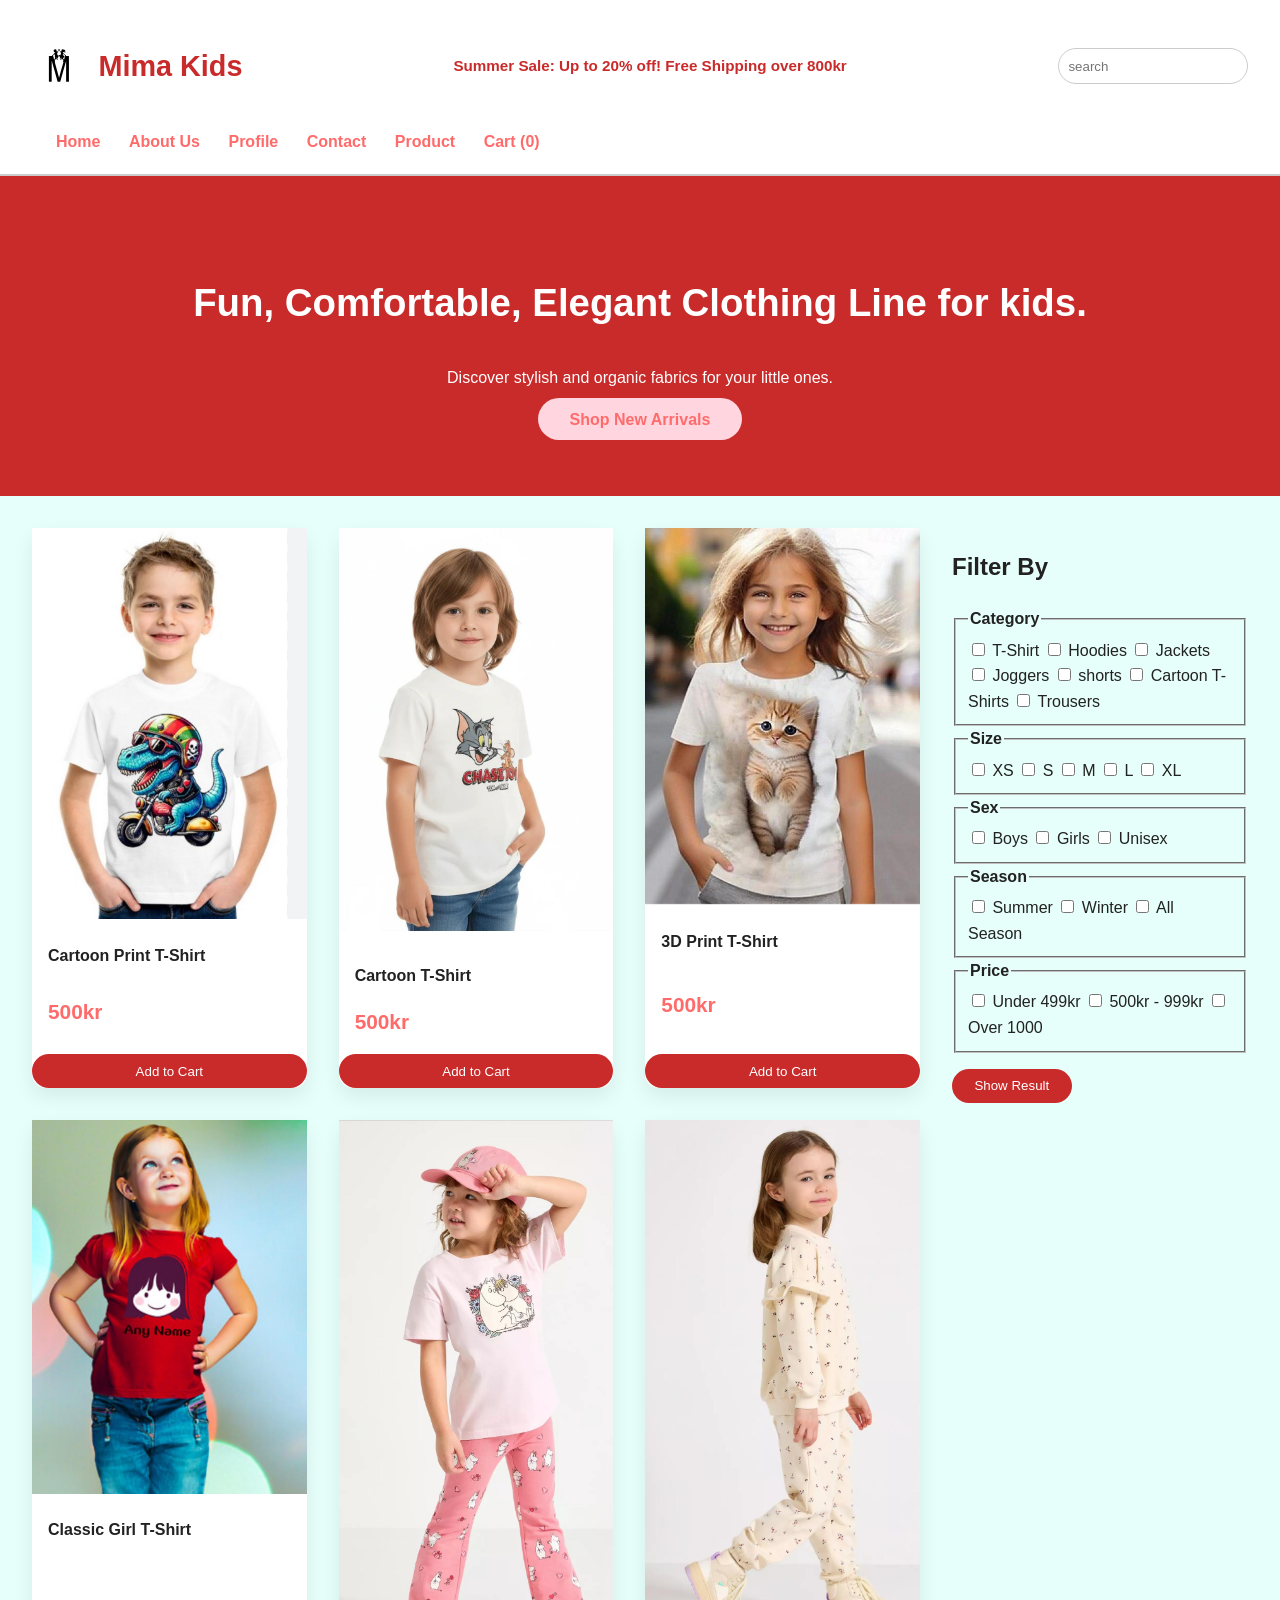
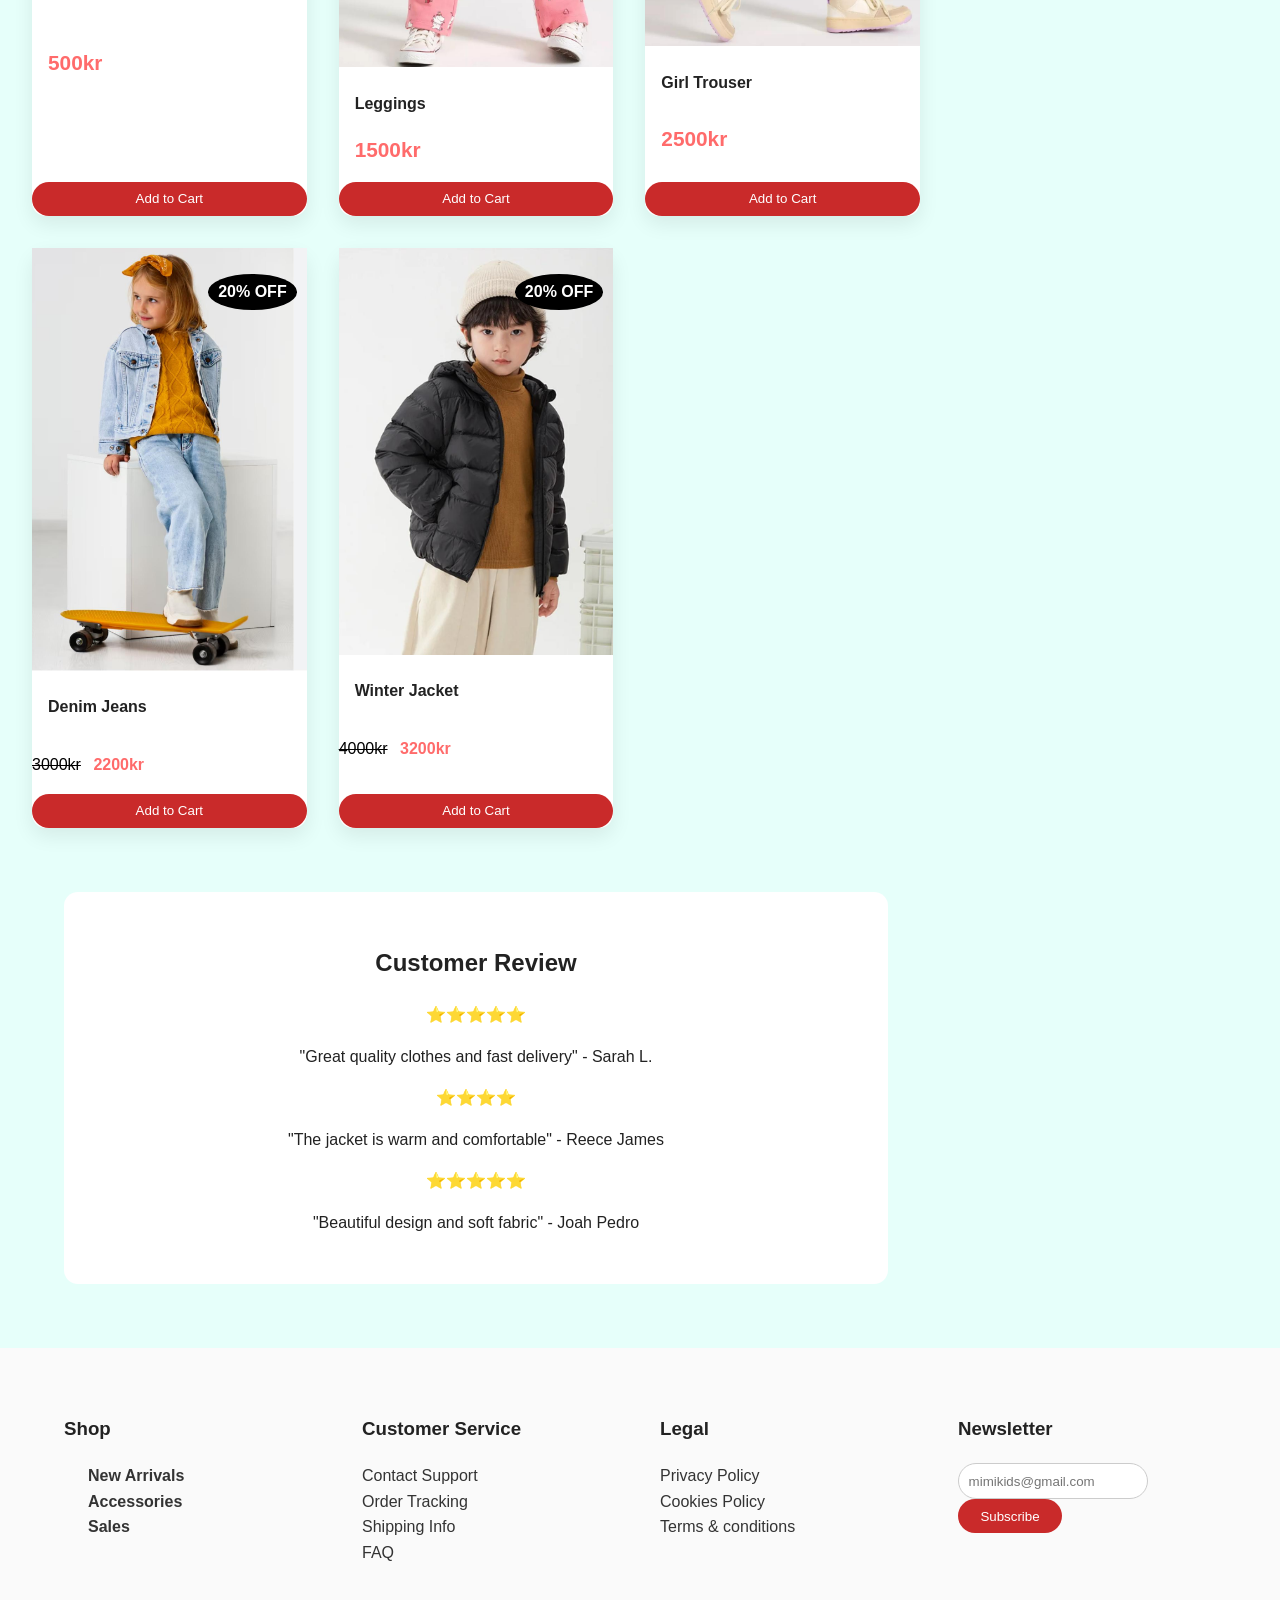
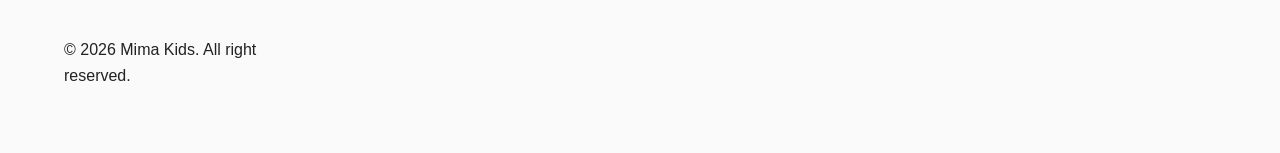
<file: index.html>
<!DOCTYPE html>
<html lang="en">
<head>
    <meta charset="UTF-8">
    <meta name="viewport" content="width=device-width, initial-scale=1.0">
    <title>Mima kids | Kids Clothing</title>
    <script src="js/script.js" defer></script>
    <link rel="stylesheet" href="css/main.css" />
</head>
<body>
      <!--Header-->
    <header class="site-header">
      <section class="header-left">
        <a href="index.html">
          <img src="img/logo.svg" alt="Mima kids logo" class="logo" />
        </a>
        <h1>Mima Kids</h1>
      </section>

      <p class="promo-text">
        Summer Sale: Up to 20% off! Free Shipping over 800kr
      </p>

      <form>
        <label for="search" class="visually-hidden">Search</label>
        <input type="search" id="search" name="search" placeholder="search" />
      </form>

      <!--Navigation-->
      <nav>
        <a href="index.html">Home</a>
        <a href="#">About Us</a>
        <a href="#">Profile</a>
        <a href="#">Contact</a>
        <a href="product.html">Product</a>
        <a href="cart.html" id="cart-link">Cart (0)</a>
      </nav>
    </header>

    <!--Hero-->
    <section class="hero">
      <h2>Fun, Comfortable, Elegant Clothing Line for kids.</h2>
      <p>Discover stylish and organic fabrics for your little ones.</p>
      <a class="cta" href="#">Shop New Arrivals</a>
    </section>

    <!--Main content-->
    <main class="layout">
      
      <article class="products">

        <!--Products-->

        <section data-id="1" data-img="img/top.jpg">
          <figure>
            <img src="img/top.jpg" alt="Tops" class="product-img" />
            <figcaption>Cartoon Print T-Shirt</figcaption>
          </figure>

          <p class="price">500kr</p>

          <button class="add-to-cart">Add to Cart</button>
      
        </section>

        <!--Product 2-->

        <section data-id="2" data-img="img/boy shirt.jpg">
          <figure>
            <img src="img/boy shirt.jpg" alt="Boy T-Shirt" class="product-img"/>
            <figcaption>Cartoon T-Shirt</figcaption>
          </figure>

          <p class="price">500kr</p>

          <button class="add-to-cart">Add to Cart</button>
          
        </section>

        <!--Product 3-->

        <section data-id="3" data-img="img/girl 3D shirt.jpg">
          <figure>
            <img src="img/girl 3D shirt.jpg" alt="Girl T-shirt" class="product-img"/>
            <figcaption>3D Print T-Shirt</figcaption>
          </figure>

          <p class="price">500kr</p>

          <button class="add-to-cart">Add to Cart</button>

        </section>

        <!--Product 4-->

        <section data-id="4" data-img="img/girl shirt.jpg">
          <figure>
            <img src="img/girl shirt.jpg" alt="Girl T-Shirt" class="product-img"/>
            <figcaption>Classic Girl T-Shirt</figcaption>
          </figure>

          <p class="price">500kr</p>

          <button class="add-to-cart">Add to Cart</button>
        </section>

        <!--Product 5-->

        <section data-id="5" data-img="img/leggings.jpg">
          <figure>
            <img src="img/leggings.jpg" alt="Leggings" class="product-img" />
            <figcaption>Leggings</figcaption>
          </figure>

          <p class="price">1500kr</p>

          <button class="add-to-cart">Add to Cart</button>
          
        </section>

        <!--Product 6-->

        <section data-id="6" data-img="img/girl trouser.jpg">
          <figure>
            <img src="img/girl trouser.jpg" alt="Girls Trouser" class="product-img"/>
            <figcaption>Girl Trouser</figcaption>
          </figure>

          <p class="price">2500kr</p>

          <button class="add-to-cart">Add to Cart</button>
          
        </section>

        <!--Product 7-->

        <section data-id="7" data-img="img/trouser.jpg">
          <figure>
            <img src="img/trouser.jpg" alt="Denim Jeans" class="product-img" />
            <figcaption>Denim Jeans</figcaption>
          </figure>
          
          
           <p class="discount">20% OFF</p>

           <p>

          <span class="old-price">3000kr</span>
          <span class="new-price">2200kr</span>

          </p>
          <button class="add-to-cart">Add to Cart</button>
          
        </section>

        <!--Product 8-->

        <section data-id="8" data-img="img/jacket.jpg">
          <figure>
            <img src="img/jacket.jpg" alt="Winter Jacket" class="product-img" />
            <figcaption>Winter Jacket</figcaption>
          </figure>

          <p class="discount">20% OFF</p>
          <p>

          <span class="old-price">4000kr</span>
          <span class="new-price">3200kr</span>

          </p>
          <button class="add-to-cart">Add to Cart</button>
        </section>
      </article>

      <!--Aside info-->
      <aside class="sidebar-filters">
        <h2>Filter By</h2>
        <section>
          <fieldset>
            <legend>Category</legend>
            <label><input type="checkbox" /> T-Shirt</label>
            <label><input type="checkbox" /> Hoodies</label>
            <label><input type="checkbox" /> Jackets</label>
            <label><input type="checkbox" /> Joggers</label>
            <label><input type="checkbox" /> shorts</label>
            <label><input type="checkbox" /> Cartoon T-Shirts</label>
            <label><input type="checkbox" /> Trousers</label>
          </fieldset>
        </section>

        <section>
          <fieldset>
            <legend>Size</legend>
            <label><input type="checkbox" /> XS</label>
            <label><input type="checkbox" /> S</label>
            <label><input type="checkbox" /> M</label>
            <label><input type="checkbox" /> L</label>
            <label><input type="checkbox" /> XL</label>
          </fieldset>
        </section>

        <section>
          <fieldset>
            <legend>Sex</legend>
            <label><input type="checkbox" /> Boys</label>
            <label><input type="checkbox" /> Girls</label>
            <label><input type="checkbox" /> Unisex</label>
          </fieldset>
        </section>

        <section>
          <fieldset>
            <legend>Season</legend>
            <label><input type="checkbox" /> Summer</label>
            <label><input type="checkbox" /> Winter</label>
            <label><input type="checkbox" /> All Season</label>
          </fieldset>
        </section>

        <section>
          <fieldset>
            <legend>Price</legend>
            <label><input type="checkbox" /> Under 499kr</label>
            <label><input type="checkbox" /> 500kr - 999kr</label>
            <label><input type="checkbox" /> Over 1000</label>
          </fieldset>
          <button>Show Result</button>
        </section>
      </aside>

      <!--Review-->
      <section class="review">
        <h2>Customer Review</h2>
        <article>
          <p>⭐⭐⭐⭐⭐</p>
          <p>"Great quality clothes and fast delivery" - Sarah L.</p>
        </article>

        <article>
          <p>⭐⭐⭐⭐</p>
          <p>"The jacket is warm and comfortable" - Reece James</p>
        </article>

        <article>
          <p>⭐⭐⭐⭐⭐</p>
          <p>"Beautiful design and soft fabric" - Joah Pedro</p>
        </article>
      </section>
    </main>

    <!--Footer-->
    <footer>
      <nav aria-label="Shop navigation">
        <h3>Shop</h3>
        <ul>
          <li><a href="#">New Arrivals</a></li>
          <li><a href="#">Accessories</a></li>
          <li><a href="#">Sales</a></li>
        </ul>
      </nav>

      <!--Customer Operation-->
      <section>
        <h3>Customer Service</h3>
        <ul>
          <li><a href="#">Contact Support</a></li>
          <li><a href="#">Order Tracking</a></li>
          <li><a href="#">Shipping Info</a></li>
          <li><a href="#">FAQ</a></li>
        </ul>
      </section>

      <!--Legal Compliance-->
      <section>
        <h3>Legal</h3>
        <ul>
          <li><a href="#">Privacy Policy</a></li>
          <li><a href="#">Cookies Policy</a></li>
          <li><a href="#">Terms & conditions</a></li>
        </ul>
      </section>

      <form>
        <h3>Newsletter</h3>

        <label for="newsletter-email" class="visually-hidden">Email</label>

        <input
         type="email" 
         id="newsletter-email" 
         name="newsletter-email" 
         placeholder="mimikids@gmail.com" 
         required 
        />

        <button type="submit">Subscribe</button>
      </form>

      <p>&copy; 2026 Mima Kids. All right reserved.</p>
    </footer>  
</body>
</html>
</file>
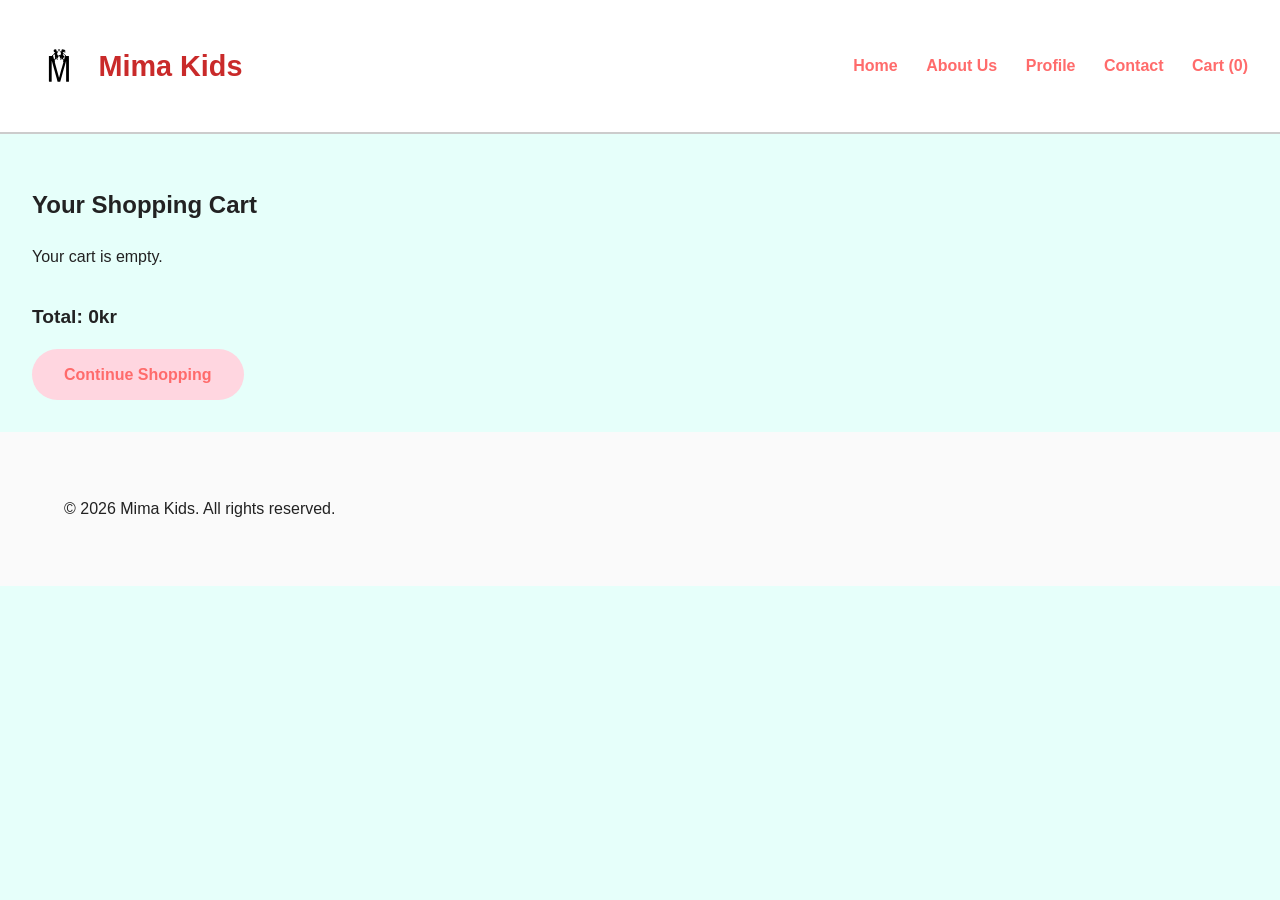
<file: cart.html>
<!DOCTYPE html>
<html lang="en">
<head>
    <meta charset="UTF-8">
    <meta name="viewport" content="width=device-width, initial-scale=1.0">
    <title>Mima Kids | Cart</title>

      <script src="js/cart.js" defer></script>
    <link rel="stylesheet" href="css/main.css"/>
</head>
<body>

    <header class="site-header">
        <section class="header-left">
            <a href="index.html">
                <img src="img/logo.svg" alt="Mima Kids Logo" class="logo" />
            </a>
            <h1>Mima Kids</h1>
        </section>

        <nav>
            <a href="index.html">Home</a>
            <a href="#">About Us</a>
            <a href="#">Profile</a>
            <a href="#">Contact</a>
            <a href="cart.html" id="cart-link">Cart (0)</a>
        </nav>
    </header>

    <main class="layout">

        <section class="cart-page">
            <h2>Your Shopping Cart</h2>

            <div id="cart-items"></div>

         <section class="cart-summary">
            <div id="cart-total" class="cart-total"></div>


            <a href="index.html" class="cta">Continue Shopping</a>
         </section>
        </section>

    </main>

    <footer>
        <p>&copy; 2026 Mima Kids. All rights reserved.</p>
    </footer>
    
</body>
</html>
</file>
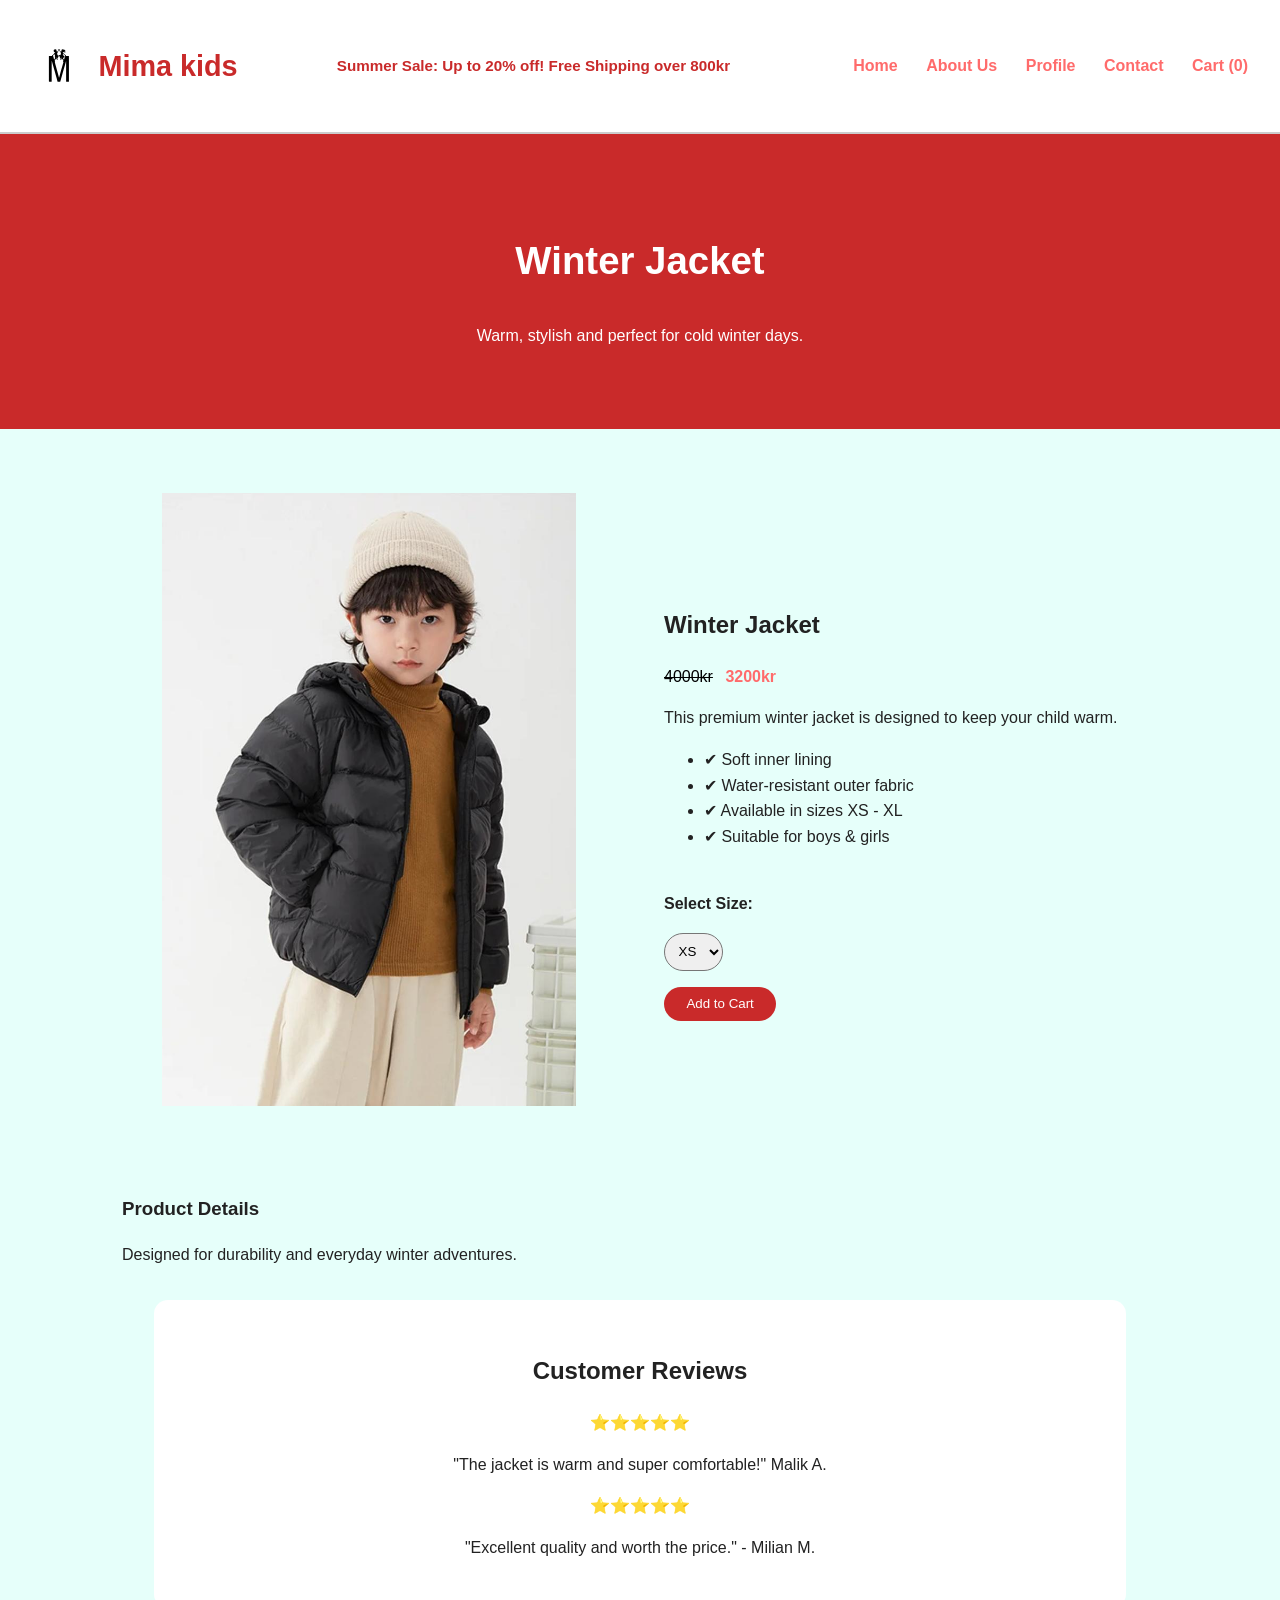
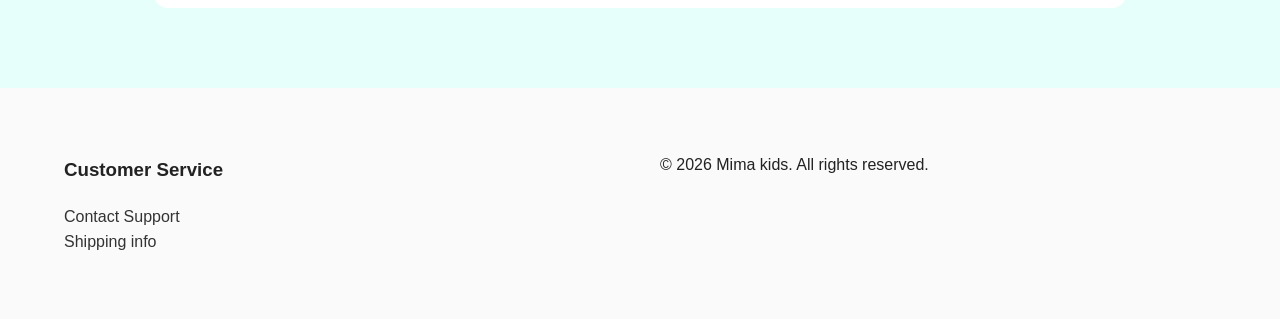
<file: product.html>
<!DOCTYPE html>
<html lang="en">
<head>
    <meta charset="UTF-8">
    <meta name="viewport" content="width=device-width, initial-scale=1.0">
    <title>Winter Jacket</title>
    <link rel="stylesheet" href="css/main.css">

</head>
<body>
    <header class="site-header">
        <section class="header-left">
            <a href="index.html">
                <img src="img/logo.svg" alt="Mima kids logo" class="logo"/>
            </a>
            <h1>Mima kids</h1>
        </section>

        <p class="promo-text">
            Summer Sale: Up to 20% off! Free Shipping over 800kr
        </p>

        <nav>
            <a href="index.html">Home</a>
            <a href="#">About Us</a>
            <a href="#">Profile</a>
            <a href="#">Contact</a>
            <a href="cart.html" id="cart-link">Cart (0)</a>
        </nav>
    </header>

    <!--Hero Section-->
    <section class="hero">
        <h2>Winter Jacket</h2>
        <p>Warm, stylish and perfect for cold winter days.</p>
    </section>

    <!--Main Product Section-->
    <main style="padding: 3rem 2rem; max-width: 1100px; margin: auto;">

        <section style="display: grid; grid-template-columns: 1fr 1fr; gap: 3rem; align-items: center;">

            <!--Product Image-->
            <figure>
                <img src="img/jacket.jpg" alt="Winter Jacket" class="product-img"/>
            </figure>

            <!--Product Details-->
            <article>

                <h2>Winter Jacket</h2>

                <p>
                    <span class="old-price">4000kr</span>
                    <span class="new-price">3200kr</span>
                </p>
                <p>This premium winter jacket is designed to keep your child warm.
            </p>

            <ul>
                <li>✔ Soft inner lining</li>
                <li>✔ Water-resistant outer fabric</li>
                <li>✔ Available in sizes XS - XL</li>
                <li>✔ Suitable for boys & girls</li>
            </ul>

            <br>

            <label for="size"><strong>Select Size:</strong></label><br>
            <select id="size" style="padding: 0.6rem; border-radius: 20px; margin: 1rem 0;">
                <option>XS</option>
                <option>S</option>
                <option>M</option>
                <option>L</option>
                <option>XL</option>
            </select>

            <br>

            <button class="add-to-cart">Add to Cart</button>

            </article>

        </section>

        <!--Product Description Section-->
        <section style="margin-top: 4rem;">
            <h3>Product Details</h3>
            <p>
                Designed for durability and everyday winter adventures.
            </p>
        </section>

        <!--Review Section-->
        <section class="review">
            <h2>Customer Reviews</h2>

            <article>
                <p>⭐⭐⭐⭐⭐</p>
                <p>"The jacket is warm and super comfortable!" Malik A.</p>
            </article>

            <article>
                <p>⭐⭐⭐⭐⭐</p>
                <p>"Excellent quality and worth the price." - Milian M.</p>
            </article>
        </section>

    </main>

    <!--Footer-->
    <footer>
        <section>
            <h3>Customer Service</h3>
            <ul>
                <li><a href="#">Contact Support</a></li>
                <li><a href="#">Shipping info</a></li>
            </ul>
        </section>


        <p>&copy; 2026 Mima kids. All rights reserved.</p>
    </footer>
    
</body>
</html>
</file>
<file: css/main.css>
/* Global Reset & Base Styles: Sets consistent layout behavior and default typography for the entire website */
*{
    box-sizing: border-box;
}
body {
    font-family: 'Segoe UI', Tahoma, Geneva, Verdana, sans-serif;
    background-color: #e6fffa;
    line-height: 1.6;
    margin: 0;
    color: #222;
}

img {
    max-width: 100%;
    height: auto;
}
/* Visually-hidden: Improves accessibilty by hiding elements visually but keeping them readable by screen readers*/

.visually-hidden {
    position: absolute;
    width: 1px;
    height: 1px;
    margin: -1px;
    padding: 0;
    overflow: hidden;
    clip: rect(0 0 0 0);
    border: 0;
}

/* Skip Link: Helps keyboard users skip navigation and jump directly to main content*/
.skip-link {
    position: absolute;
    top: -40px;
    left: 0;
    background: #000;
    color: #fff;
    padding: 8px;
    z-index: 100;
}

.skip-link:focus {
    top: 0;
}

/* Header Layout: Creates a flexible top navigation bar with logo and menu aligned properly*/

.site-header {
    display: flex;
    justify-content: space-between;
    align-items: center;
    padding: 1.2rem 2rem;
    background-color: #ffffff;
    border-bottom: 2px solid #ccc;
    flex-wrap: wrap;
    gap: 1rem;
}

/*Header left side: Aligns logo and site title neatly side by side*/

.header-left {
    display: flex;
    align-items: center;
    gap: 0.4rem;
}

.site-header .logo {
    width: 60px;
}

.header-left h1 {
    font-size: 1.8rem;
    color: #c92a2a;
}

.promo-text {
    font-size: 0.95rem;
    font-weight: 600;
    color: #c92a2a;
}

/* Navigation Menu Styling: Styles navigation links and adds hover/focus interaction effects*/


nav a {
    margin-left: 1.5rem;
    text-decoration: none;
    color: #ff6b6b;
    font-weight: 600;
}

nav a:hover,
nav a:focus {
    text-decoration: underline;
}

/* Focus Styles: Adds visible outlines to links, buttons and inputs for better keyboard accessibility*/
a:focus,
button:focus,
input:focus {
    outline: 3px solid #000;
    outline-offset: 3px;
}

/* Hero section: Craetes a large attention-grabbing banner section with a call-to-action*/

.hero {
    text-align: center;
    padding: 4rem 2rem;
    background: #c92a2a;
    color: #fff;
}

.hero h2 {
    font-size: clamp(1.8rem, 4vw, 2.4rem);
}

.cta {
    background: #ffd6e0;
    color: #ff6b6b;
    padding: 0.8rem 2rem;
    border-radius: 30px;
    text-decoration: none;
    font-weight: bold;
}

/* Main page layout(Grid system): Divides the page into two main columns, products aera and sidebar*/

.layout {
    display: grid;
    grid-template-columns: 3fr 1fr;
    gap: 2rem;
    padding: 2rem;
}

/* Sidebar Filters */

.sidebar-filters legend {
    font-weight: 700;  
}

.sidebar-filters button {
    margin-top: 1rem;
}


/* Product grid layout: Creates a responsive grid that automatically adjusts product cards based on screen size*/

.products {
    display: grid;
    grid-template-columns: repeat(auto-fit, minmax(200px,1fr));
    gap: 2rem;
}

.products section {
    position: relative;
    background: white;
    border-radius: 14px;
    box-shadow: 0 8px 20px rgba(0,0,0,0.08);
    display: flex;
    flex-direction: column;
    justify-content: space-between;
    height: 100%;
    }

.products section button {
    margin-top: auto;
}


.products section figure {
    margin: 0;
}

.products figcaption {
    padding: 1rem;
    font-weight: 600;
}

/*Price: Highlights pricing information and visually seperates old and dicounted prices*/

.price {
    font-size: 1.3rem;
    font-weight: 700;
    color: #ff6b6b;
    margin: auto 1rem 1rem;
}

.old-price {
    text-decoration: line-through;
    color: black;
    margin-right: 8px;
}

.new-price {
    color: #ff6b6b;
    font-weight: bold;
}
 /* Discount Badge: Displays promotional discount labels on product cards*/

.discount {
    position: absolute;
    top: 10px;
    right: 10px;
    background: #000;
    color: #fff;
    padding: 5px 10px;
    font-weight: bold;
    border-radius: 50%;
    transition: background-color 500ms ease;
    animation-name: change-color;
    animation-timing-function: ease;
    animation-duration: 3s;
    animation-iteration-count: infinite;
    animation-direction: alternate;
}

.discount:hover {
    background-color: #ff0000;
}

@keyframes change-color {
    0% {
        background-color:#000;
    }
    50% {
        background-color:#ff6b6b;
    }
    100% {
        background-color:#ff0000;
    }
}


/* Buttons: Creates consistent styled buttons with hover and focus effects*/

button {
    background: #c92a2a;
    color: white;
    border: none;
    padding: 0.6rem 1.4rem;
    border-radius: 20px;
    cursor: pointer;
}

button:hover,
button:focus {
    background: #a61e1e;
}

/* Inputs: Styles form inputs to match the overall design*/

input[type="search"],
input[type="email"] {
    padding: 0.6rem;
    border-radius: 20px;
    border: 1px solid #ccc;
   
}

/* Cart item: Organizes cart items using flexible alignment for clean structure*/

.cart-item {
    display: flex;
    align-items: center;
    justify-content: space-between;
    margin-bottom: 1rem;
}

.cart-item figure {
    display: flex;
    align-items: center;
    gap: 1rem;
    margin: 0;
}

.cart-summary {
    margin-top: 2rem;
    display: flex;
    flex-direction: column;
    align-items: flex-start;
    gap: 1rem;
}

.cart-total {
    font-size: 1.2rem;
    font-weight: bold;
}

 /* Review section: Creates a styled testimonial or review block*/

.review {
    background: white;
    padding: 2rem;
    border-radius: 14px;
    margin: 2rem;
    text-align: center;
}

/* Responsive Design*/

/* Tablet view: Adjusts layout a single-column and centers content for medium screens*/

@media (max-width: 992px) {

    .site-header {
        justify-content: center;
        text-align: center;
    }

    .header-left {
        width: 100%;
        justify-content: center;
    }

    .promo-text {
        width: 100%;
        text-align: center;
    }

    nav {
        justify-content: center;
        width: 100%;
    }

    .layout {
        grid-template-columns: 1fr;
    }

    .products {
        order: 1;
    }

    .sidebar-filters {
        order: 2;
        margin-top: 2rem;
    }
}


/* Mobile view: Optimizes spacing, font sizes, and layout for small screens*/

@media (max-width: 600px) {


    .site-header {
        padding: 1rem;
    }

    .header-left h1 {
        font-size: 1.4rem;
    }

    nav a {
        margin: 0.4rem;
        font-size: 0.9rem;
    }

    .hero {
        padding: 2.5rem 1rem;
    }

    .product-img {
        width: 100%;
        height: 220px;
        object-fit: cover;
        display: block;
    }

    button {
        width: 100%;
    }

    footer {
        padding: 2rem 1.5rem;
    }
}


 /* Footer section: Creates a responsive multi-column fooyer layout with clean link styling*/

 footer {
    display: grid;
    grid-template-columns: repeat(auto-fit, minmax(220px, 1fr));
    gap: 2.5rem;
    padding: 3rem 4rem;
    background-color: #fafafa;
 }
 

 footer ul {
    list-style: none;
    padding: 0;
 }

 footer a {
    text-decoration: none;
    color: #333;
 }
</file>
